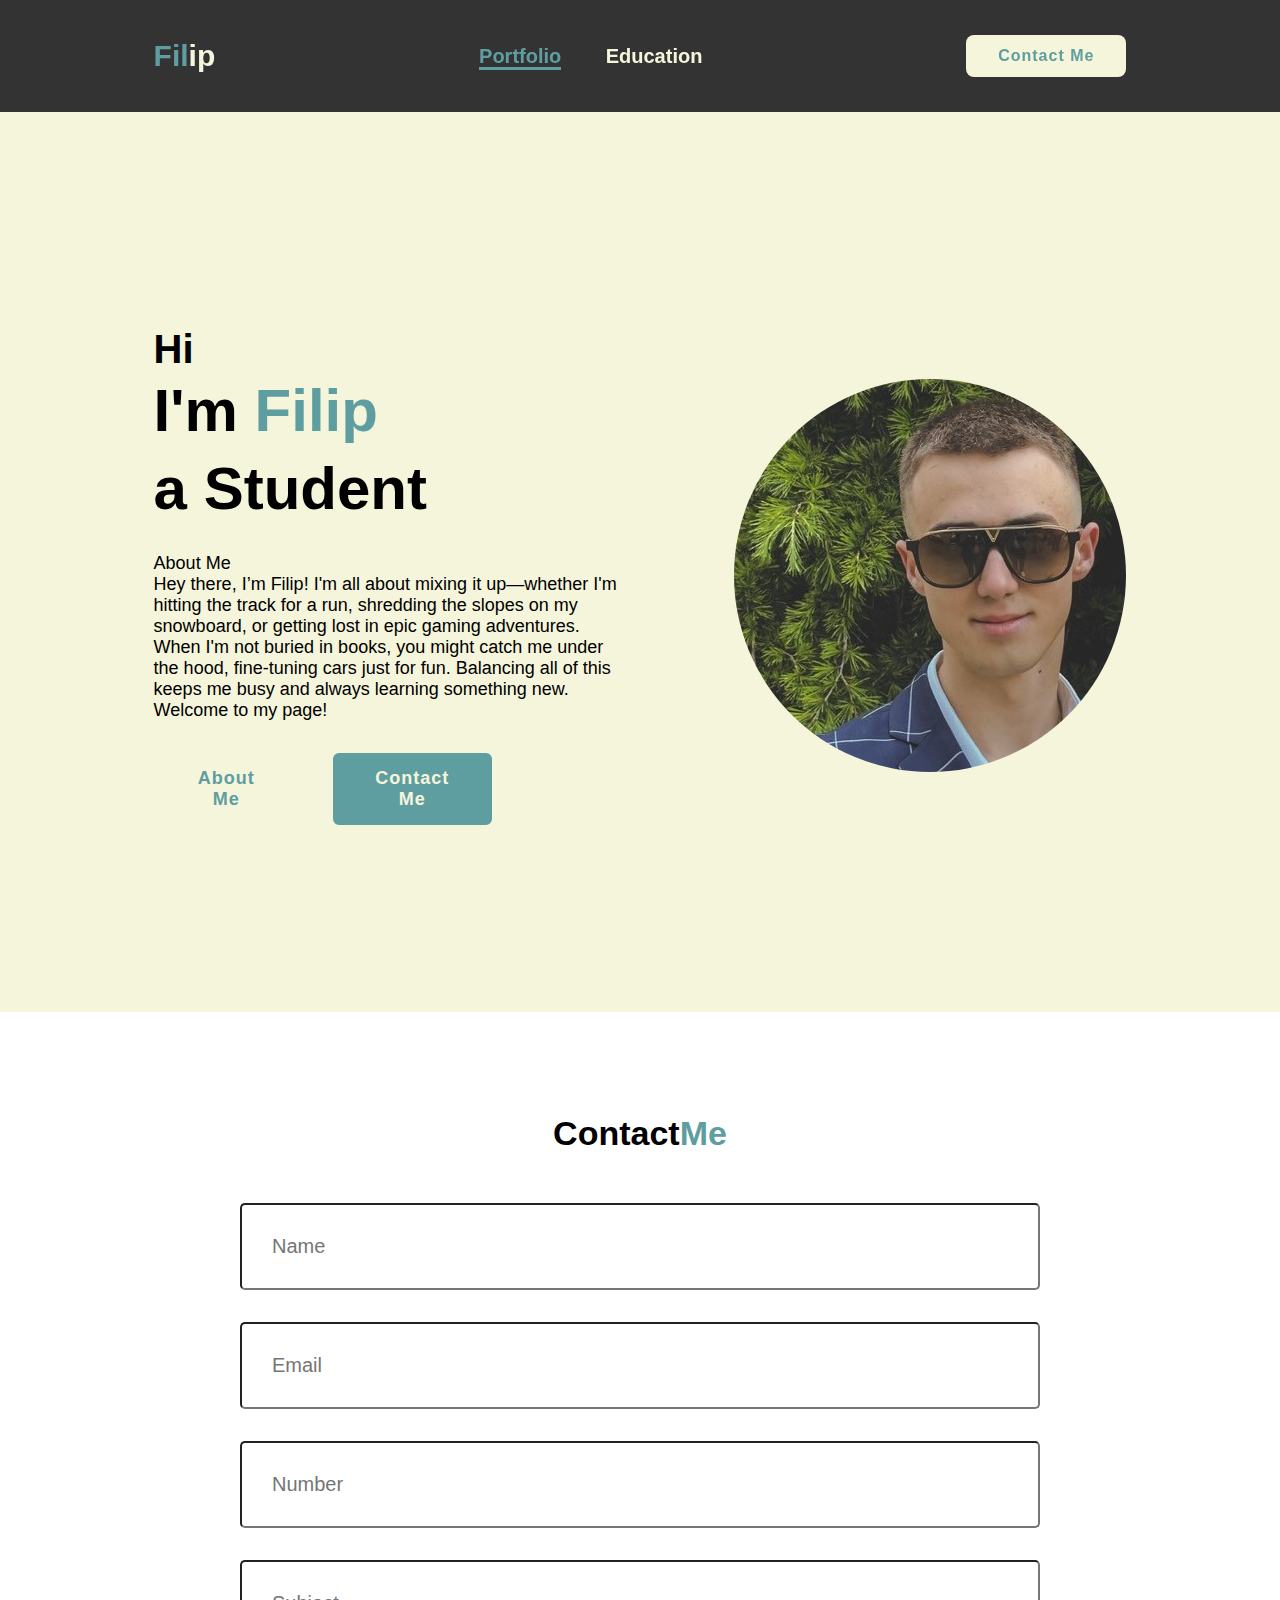
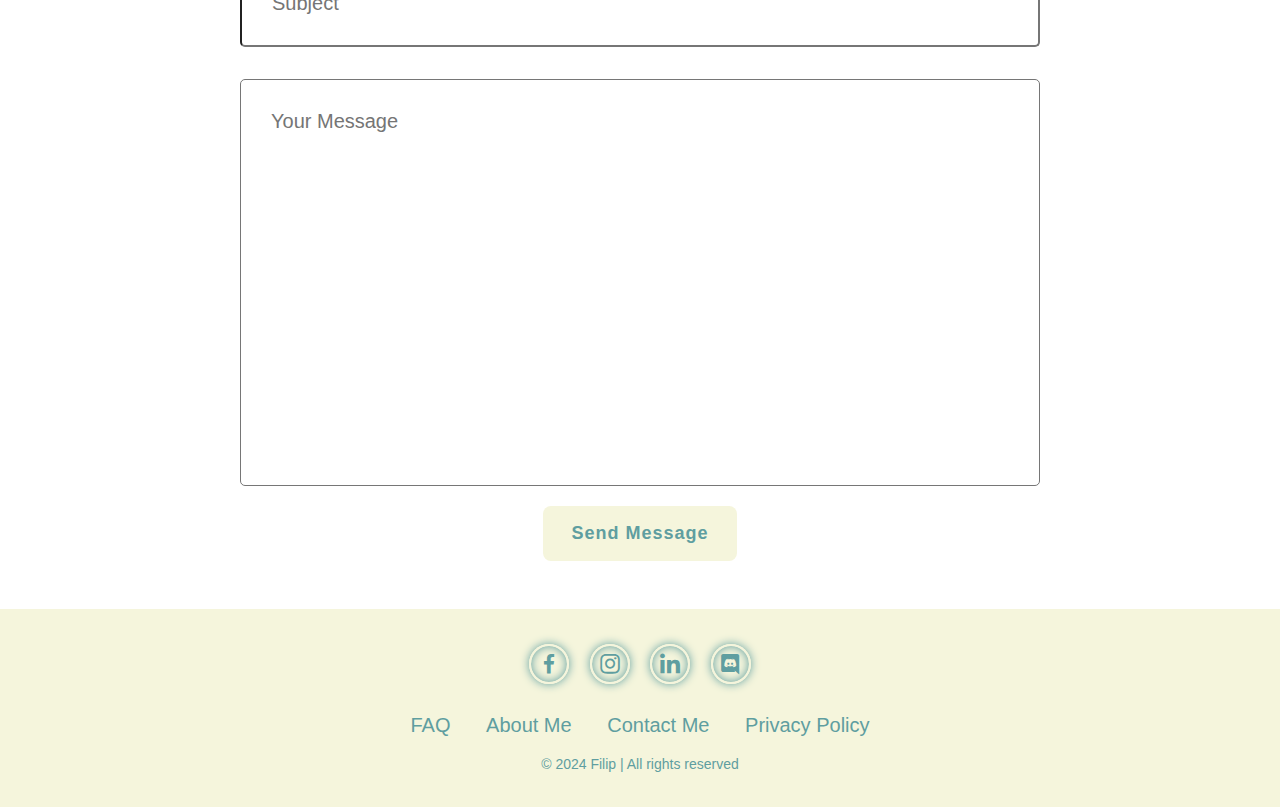
<file: index.html>
<!DOCTYPE html>
<html lang="en">
<head>
    <meta name="viewport"
          content="width=device-width, initial-scale=1.0">
    <meta charset="UTF-8">
    <title>Portfolio</title>
    <link rel="stylesheet" href="style.css">
    <link href='https://unpkg.com/boxicons@2.1.4/css/boxicons.min.css' rel='stylesheet'>
</head>
<body>
<header class="header">
    <a href="#" class="logo"><span>Fil</span>ip</a>
    <nav class="nav">
        <a href="index.html" class="active">Portfolio</a>
        <a href="education.html" target="_blank">Education</a>
    </nav>
    <a href="#contact" class="contact">Contact Me</a>
</header>

<section class="home">
    <div class="home-cont">
        <h3>Hi</h3>
        <h1>I'm <span>Filip<br></span>a Student</h1>
        <p>
            About Me<br/>
            Hey there, I’m Filip! I'm all about mixing it up—whether I'm hitting the track for a run, shredding the slopes on my snowboard, or getting lost in epic gaming adventures. When I'm not buried in books, you might catch me under the hood, fine-tuning cars just for fun. Balancing all of this keeps me busy and always learning something new. <br/>Welcome to my page!
        </p>
        <div class="btn-box">
            <button class="btn1">About Me</button>
            <button class="btn2" onclick="scrollToContact()">Contact Me</button>
        </div>
    </div>
    <div class="img-box">
        <img src="ianmgemat1.jpg" alt=""/>
    </div>
</section>

<section id="contact" class="contactform">
    <h2 class="contactme">Contact<span>Me</span></h2>
    <form action="#">
        <div class="input">
            <input type="text" placeholder="Name">
            <input type="email" placeholder="Email">
        </div>
        <div class="input">
            <input type="number" placeholder="Number">
            <input type="text" placeholder="Subject">
        </div>
        <textarea name="" id="" cols="35" rows="15" placeholder="Your Message"></textarea>
        <input type="submit" value="Send Message" class="btn1">
    </form>
</section>

<footer class="footer">
    <div class="social">
        <a href="#"><i class='bx bxl-facebook' ></i></a>
        <a href="https://www.instagram.com/cabasfilip/"><i class='bx bxl-instagram'></i></a>
        <a href="https://www.linkedin.com/in/filipcabas"><i class='bx bxl-linkedin'></i></a>
        <a href="#"><i class='bx bxl-discord'></i></a>
    </div>
    <ul class="list">
        <li><a href="#">FAQ</a></li>
        <li><a href="#">About Me</a></li>
        <li><a href="#">Contact Me</a></li>
        <li><a href="#">Privacy Policy</a></li>
    </ul>
    <p class="copy">© 2024 Filip | All rights reserved </p>
</footer>

<script>
    function scrollToContact() {
        document.querySelector('#contact').scrollIntoView({
            behavior: 'smooth'
        });
    }
</script>

</body>
</html>
</file>
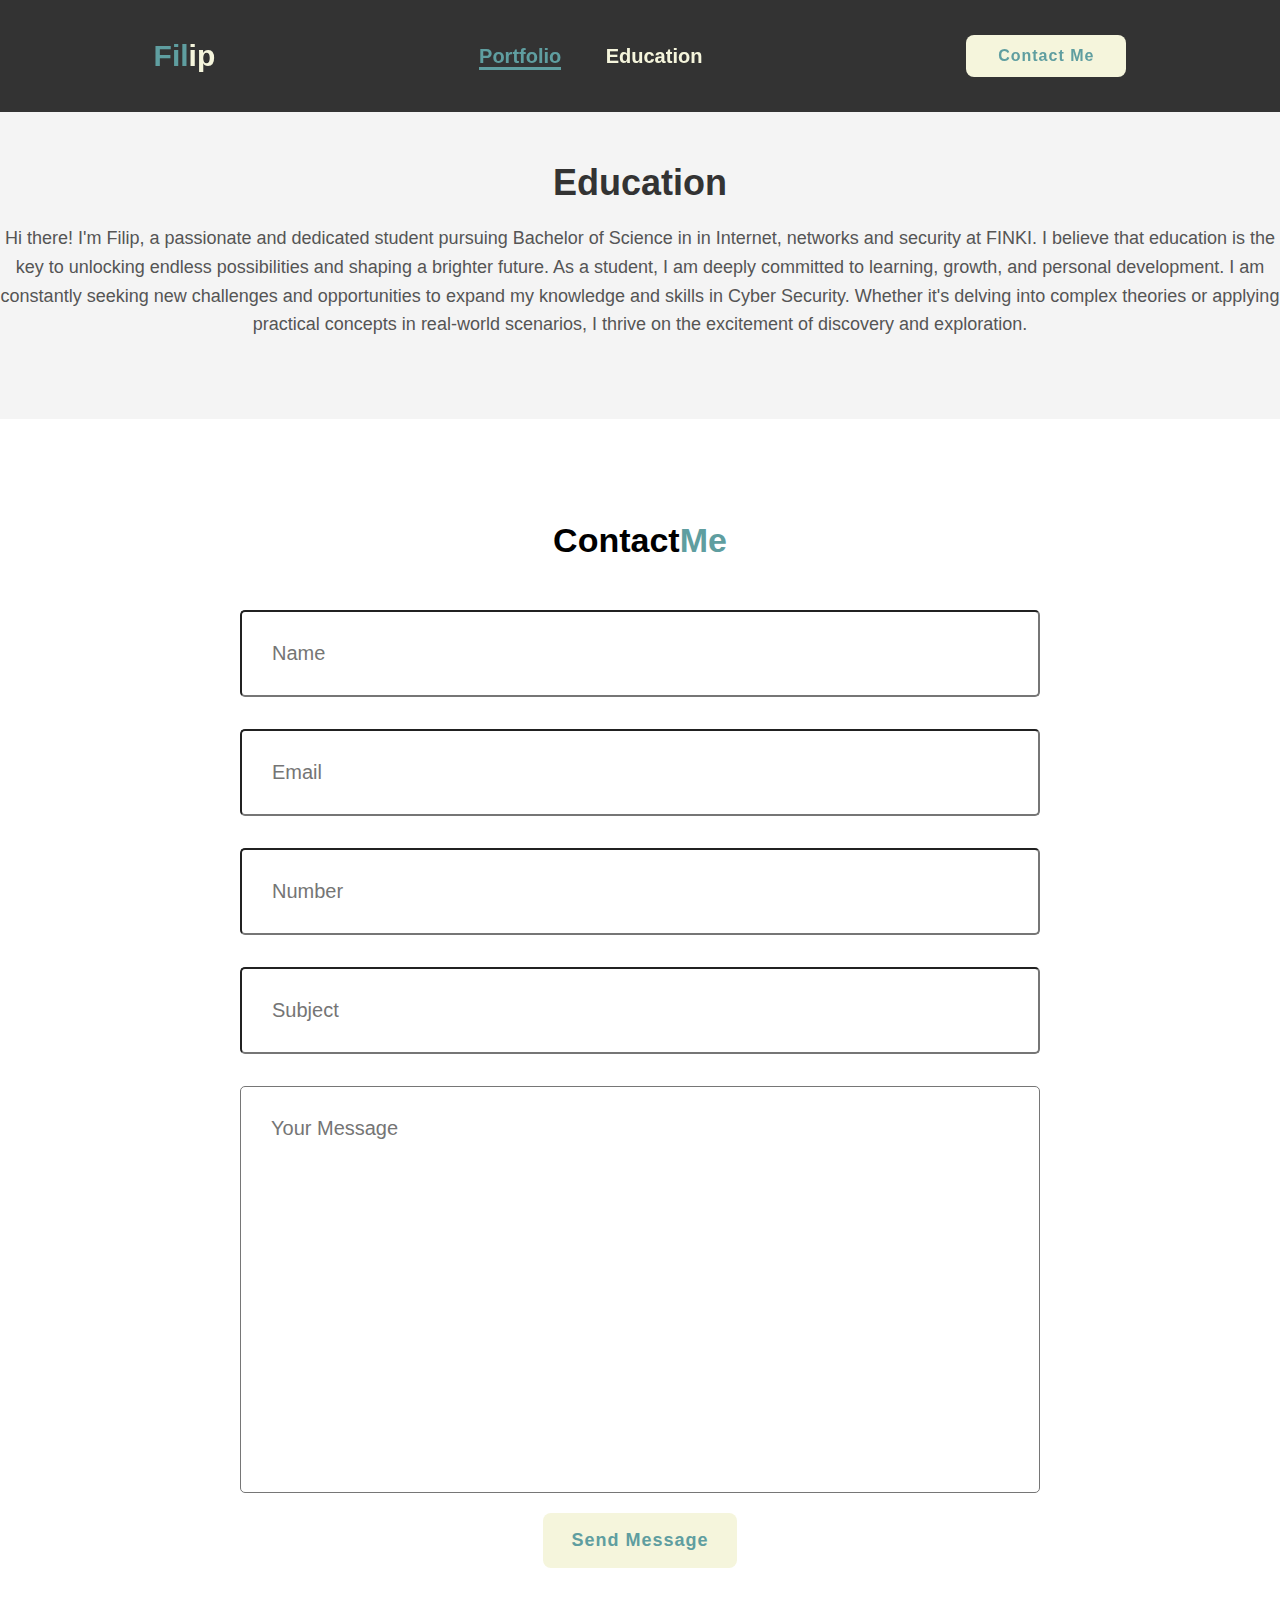
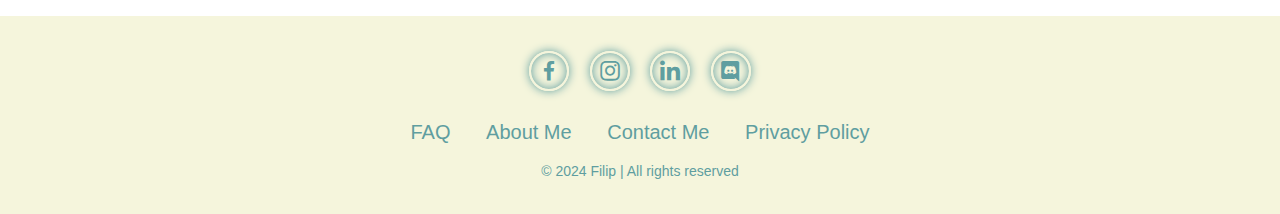
<file: education.html>
<!DOCTYPE html>
<html lang="en">
<head>
    <meta name="viewport"
          content="width=device-width, initial-scale=1.0">
    <meta charset="UTF-8">
    <title>Portfolio</title>
    <link rel="stylesheet" href="style.css">
    <link href='https://unpkg.com/boxicons@2.1.4/css/boxicons.min.css' rel='stylesheet'>
    <style>
        .education-section {
            padding: 50px 0;
            background-color: #f4f4f4;
            text-align: center;
        }

        .education-section h2 {
            font-size: 36px;
            margin-bottom: 20px;
            color: #333;
        }

        .education-section p {
            font-size: 18px;
            line-height: 1.6;
            color: #555;
            margin-bottom: 30px;
        }
    </style>
</head>
<body>
<header class="header">
    <a href="#" class="logo"><span>Fil</span>ip</a>
    <nav class="nav">
        <a href="index.html" class="active">Portfolio</a>
        <a href="#education">Education</a>
    </nav>
    <a href="#" class="contact">Contact Me</a>
</header>


<section id="education" class="education-section">
    <h2>Education</h2>
    <p>
        Hi there! I'm Filip, a passionate and dedicated student pursuing
        Bachelor of Science in in Internet, networks and security at FINKI.
        I believe that education is the key to unlocking endless possibilities
        and shaping a brighter future.

        As a student, I am deeply committed to learning, growth, and
        personal development. I am constantly seeking new challenges and
        opportunities to expand my knowledge and skills in Cyber Security.
        Whether it's delving into complex theories or applying practical concepts in real-world scenarios,
        I thrive on the excitement of discovery and exploration.
    </p>
</section>

<section class="contactform">
    <h2 class="contactme">Contact<span>Me</span></h2>
    <form action="#">
        <div class="input">
            <input type="text" placeholder="Name">
            <input type="email" placeholder="Email">
        </div>
        <div class="input">
            <input type="number" placeholder="Number">
            <input type="text" placeholder="Subject">
        </div>
        <textarea name="" id="" cols="35" rows="15" placeholder="Your Message"></textarea>
        <input type="submit" value="Send Message" class="btn1">
    </form>
</section>

<footer class="footer">
    <div class="social">
        <a href="#"><i class='bx bxl-facebook' ></i></a>
        <a href="#"><i class='bx bxl-instagram'></i></a>
        <a href="#"><i class='bx bxl-linkedin'></i></a>
        <a href="#"><i class='bx bxl-discord'></i></a>
    </div>
    <ul class="list">
        <li><a href="#">FAQ</a></li>
        <li><a href="#">About Me</a></li>
        <li><a href="#">Contact Me</a></li>
        <li><a href="#">Privacy Policy</a></li>
    </ul>
    <p class="copy">© 2024 Filip | All rights reserved </p>
</footer>
</body>
</html>
</file>
<file: style.css>
*{
    margin: 0;
    padding: 0;
    box-sizing: border-box;
    font-family: 'Poppins', sans-serif;
    text-decoration: none;
    list-style: none;

}
.header{

    width: 100%;
    padding: 35px 12%;
    background: rgba(0, 0, 0, 0.8);
    backdrop-filter: blur(10px);
    display: flex;
    align-items: center;
    justify-content: space-between;
  
}
.logo{
    font-size: 30px;
    color: beige;
    font-weight: 600;
    transition:0.3s ease;
}
.logo:hover{
    color: cadetblue;
    text-shadow: 0 0 25px cadetblue;
    transform: scale(1.1);
}
span{
    color: cadetblue;
}
.nav a{
    font-size: 20px;
    color: beige;
    font-weight: 600;
    margin: 0 20px;
    border-bottom: 3px solid transparent;
    transition: 0.3s ease;
}
.nav a:hover, .nav a.active{
    color: cadetblue;
    border-bottom: 3px solid cadetblue;

}
.contact{
    padding: 10px 30px;
    background-color: beige;
    color: cadetblue;
    border:2px solid transparent;
    border-radius: 8px;
    font-size: 16px;
    letter-spacing: 1px;
    font-weight: 600;
    transition: 0.3s ease;
}
.contact:hover{
    background-color: cadetblue;
    box-shadow: 0 0 25px cadetblue;
    color: beige;
}
.home{
    width: 100%;
    min-height: 100vh;
    background: beige;
    display: flex;
    align-items: center;
    gap: 7em;
    padding: 30px 12% 0;
}
.home-cont {
    max-width: 800px;
}
.home-cont h3{
    font-size: 40px;
}
.home-cont h1{
    font-size: 60px;
    line-height: 1.3;
}
.home-cont p{
    font-size: 18px;
    margin: 25px 0 30px;
}
.btn-box{
    display: flex;
    width: 340px;
    gap: 2em;
}
.btn1{
    padding: 15px 26px;
    font-size: 18px;
    background-color: beige;
    color: cadetblue;
    border: 2px solid transparent;
    border-radius: 8px;
    letter-spacing: 1px;
    font-weight: 600;
    transition: 0.3s ease;
    cursor: pointer;

}
.btn1:hover{
    background-color: beige;
    color: cadetblue;
    border: 2px solid cadetblue;
}
.btn2{
    padding: 15px 26px;
    background-color: cadetblue;
    color:beige;
    border: 2px solid beige;
    border-radius: 8px;
    font-size: 18px;
    letter-spacing: 1px;
    font-weight: 600;
    transition: 0.3s ease;
    cursor: pointer;
}
.btn2:hover{
    background-color: beige;
    color: cadetblue;
}

.img-box img{
    border-radius: 50%;
}
.contactform h2{
    text-align: center;
    margin-top: 3em;
    margin-bottom: 1em;
    font-size: 34px;
}
.contactform form{
    max-width: 50em;
    margin: 1rem auto;
    text-align: center;
    margin-bottom: 3em;
}
.contactform form .input{
    display: flex;
    justify-content: center;
    flex-wrap: wrap;
}
.contactform form .input input,
.contactform form textarea{
    width: 100%;
    padding: 1.5em;
    font-size: 20px;
    color: black;
    background-color: white;
    border-radius:5px;
    margin: 1rem 0;
    resize: none;
}
.footer{
    position: relative;
    bottom:0;
    width: 100%;
    padding: 35px 0;
    background-color: beige;
}
.footer .social{
    text-align: center;
    padding-bottom: 25px;
    color: cadetblue;
}
.footer .social a{
    font-size: 26px;
    color: cadetblue;
    border: 2px solid beige;
    width: 40px;
    height: 40px;
    line-height: 40px;
    display: inline-block;
    text-align: center;
    border-radius: 50%;
    margin: 0 8px;
    box-shadow: inset 0 0 10px cadetblue, 0 0 10px;
    transition: 0.3s ease;
}
.footer .social a:hover{
    transform: scale(1.2)translateY(-10px);
    color: cadetblue;
    border: 2px solid beige;
}
.footer ul{
    margin-top: 0;
    padding: 0;
    font-size: 20px;
    line-height: 1.6;
    margin-bottom: 0;
    text-align: center;
}
.footer ul li a{
    color: cadetblue;
    border-bottom: 3px solid transparent;
    transition: 0.3s ease;
}
.footer ul li a:hover{
    border-bottom: 3px solid beige;
}
.footer ul li{
    display: inline-block;
    padding: 0 15px;
}
.footer .copy{
    margin-top: 15px;
    text-align: center;
    font-size: 14px;
    color: cadetblue;
}
.education-section h2{
    font-size: 30px;
}
.education-section p{
    font-size: 20px;
}
</file>
